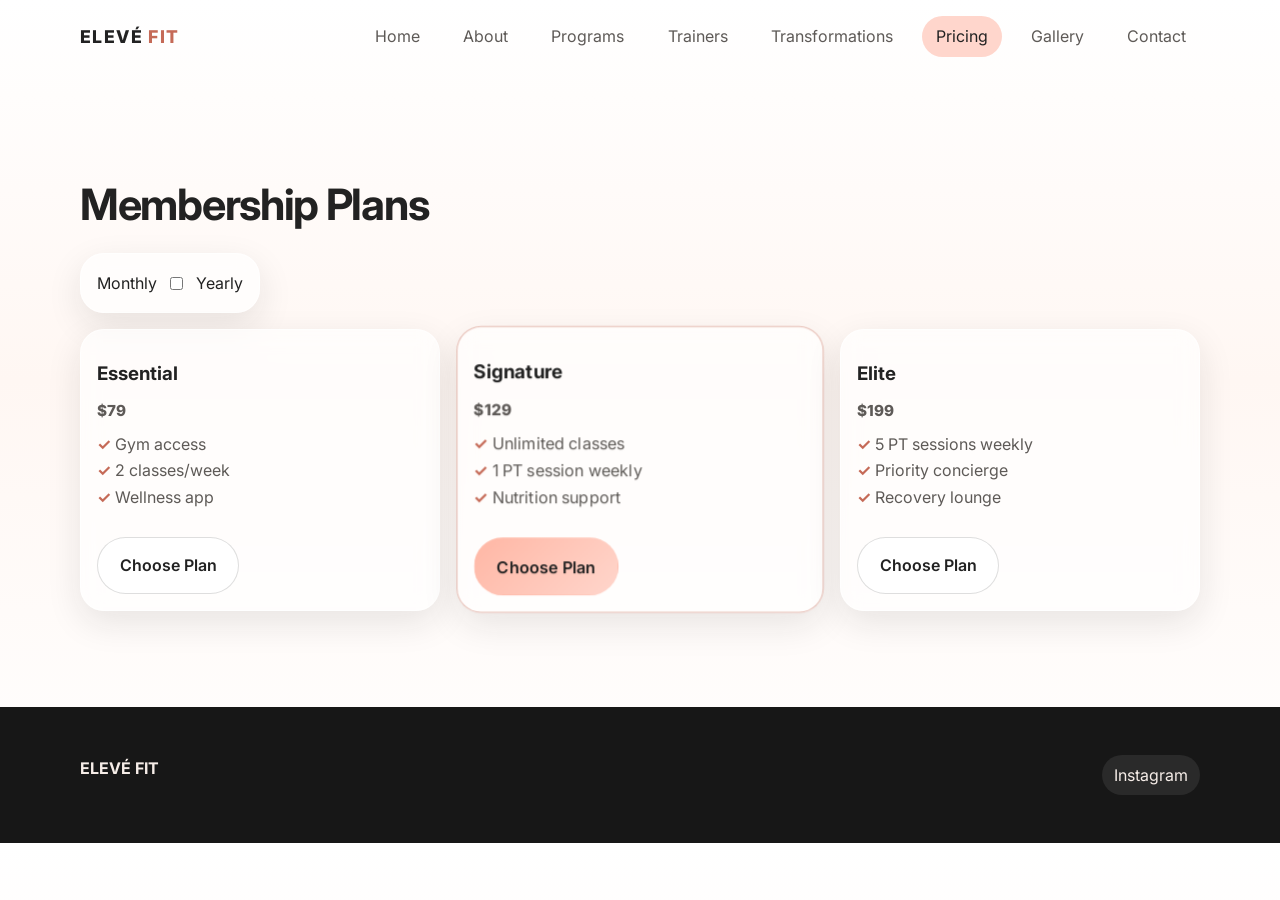
<file: pricing.html>
<!doctype html><html lang='en'><head><meta charset='UTF-8'><meta name='viewport' content='width=device-width,initial-scale=1'><meta name='description' content='Flexible premium gym membership pricing.'><title>Pricing | ELEVÉ FIT</title><link href='https://fonts.googleapis.com/css2?family=Inter:wght@300;400;600;700;800&display=swap' rel='stylesheet'><link rel='stylesheet' href='assets/css/styles.css'></head><body>
<div class='progress-bar'></div><header class='nav-wrap'><nav class='navbar container'><a class='logo' href='index.html'>ELEVÉ <span>FIT</span></a><div class='nav-links'><a href='index.html'>Home</a><a href='about.html'>About</a><a href='programs.html'>Programs</a><a href='trainers.html'>Trainers</a><a href='transformations.html'>Transformations</a><a class='active' href='pricing.html'>Pricing</a><a href='gallery.html'>Gallery</a><a href='contact.html'>Contact</a></div></nav></header>
<section class='section'><div class='container reveal'><h1 class='section-title'>Membership Plans</h1><label class='card' style='display:inline-flex;align-items:center;gap:.8rem;margin-bottom:1rem;'>Monthly <input id='billingToggle' type='checkbox'> Yearly</label><div class='grid cards-3'>
<div class='card'><h3>Essential</h3><p class='price' data-month='79' data-year='69'>$79</p><ul class='list'><li>Gym access</li><li>2 classes/week</li><li>Wellness app</li></ul><br><a href='contact.html' class='btn secondary'>Choose Plan</a></div>
<div class='card price-card popular'><h3>Signature</h3><p class='price' data-month='129' data-year='109'>$129</p><ul class='list'><li>Unlimited classes</li><li>1 PT session weekly</li><li>Nutrition support</li></ul><br><a href='contact.html' class='btn primary'>Choose Plan</a></div>
<div class='card'><h3>Elite</h3><p class='price' data-month='199' data-year='169'>$199</p><ul class='list'><li>5 PT sessions weekly</li><li>Priority concierge</li><li>Recovery lounge</li></ul><br><a href='contact.html' class='btn secondary'>Choose Plan</a></div>
</div></div></section>
<footer><div class='container footer-grid'><div><strong>ELEVÉ FIT</strong></div><div class='socials'><a href='#'>Instagram</a></div></div></footer><script src='assets/js/script.js'></script></body></html>
</file>
<file: assets/css/styles.css>
:root {
  --white: #ffffff;
  --peach: #ffb7a5;
  --peach-light: #ffd6cc;
  --beige: #f8ede3;
  --charcoal: #222222;
  --muted: #5e5a57;
  --glass: rgba(255, 255, 255, 0.65);
  --shadow-soft: 0 12px 35px rgba(34, 34, 34, 0.1);
  --shadow-hover: 0 20px 45px rgba(34, 34, 34, 0.16);
  --radius-lg: 24px;
  --radius-md: 16px;
  --transition: all 0.35s ease;
}

* { box-sizing: border-box; margin: 0; padding: 0; }
html { scroll-behavior: smooth; }
body {
  font-family: "Inter", "Poppins", system-ui, -apple-system, sans-serif;
  color: var(--charcoal);
  background: linear-gradient(180deg, #fff 0%, #fff7f3 45%, #fff 100%);
  line-height: 1.65;
}
img { max-width: 100%; display: block; border-radius: var(--radius-md); }
a { color: inherit; text-decoration: none; }

.progress-bar {
  position: fixed; inset: 0 auto auto 0; height: 4px; width: 0;
  background: linear-gradient(90deg, var(--peach), var(--peach-light));
  z-index: 9999;
}

.container { width: min(1120px, 92vw); margin: 0 auto; }
.section { padding: 6rem 0; position: relative; }
.section.alt { background: var(--beige); }
.section-title { font-size: clamp(1.8rem, 4vw, 2.7rem); margin-bottom: .8rem; letter-spacing: -.03em; }
.section-text { color: var(--muted); max-width: 680px; }

.floating-shape {
  position: absolute; border-radius: 50%; filter: blur(1px); pointer-events: none;
  background: radial-gradient(circle at 30% 30%, rgba(255, 183, 165, .55), rgba(255, 214, 204, .15));
  animation: float 6s ease-in-out infinite;
}
.floating-shape.s1 { width: 140px; height: 140px; top: 14%; left: 8%; }
.floating-shape.s2 { width: 100px; height: 100px; right: 10%; top: 55%; animation-delay: 2s; }

@keyframes float {
  0%,100%{ transform: translateY(0px);} 50% { transform: translateY(-18px);} }

header.nav-wrap {
  position: sticky; top: 0; z-index: 1200; transition: var(--transition);
  backdrop-filter: blur(0);
}
header.nav-wrap.scrolled {
  background: rgba(255, 255, 255, 0.8);
  backdrop-filter: blur(14px);
  box-shadow: 0 8px 30px rgba(0,0,0,0.06);
}
.navbar {
  display:flex; align-items:center; justify-content:space-between; padding: 1rem 0;
}
.logo { font-weight: 800; letter-spacing: .08em; font-size: 1.1rem; }
.logo span { color: #c56a57; }
.nav-links { display:flex; gap:1rem; flex-wrap:wrap; }
.nav-links a {
  padding: .45rem .85rem; border-radius: 999px; color: var(--muted);
}
.nav-links a:hover, .nav-links a.active {
  background: var(--peach-light);
  color: var(--charcoal);
}

.btn {
  display:inline-block; padding: .9rem 1.35rem; border-radius: 999px; font-weight: 600;
  transition: var(--transition); border: 1px solid transparent;
}
.btn.primary { background: linear-gradient(135deg, var(--peach), var(--peach-light)); }
.btn.secondary { border-color: rgba(34,34,34,.15); background: rgba(255,255,255,.7); }
.btn:hover { transform: translateY(-3px); box-shadow: var(--shadow-soft); }

.hero {
  min-height: 86vh; display:grid; place-items:center; position: relative;
  background-image: linear-gradient(120deg, rgba(248,237,227,0.6), rgba(255,183,165,0.45)),
    url('https://images.unsplash.com/photo-1534438327276-14e5300c3a48?auto=format&fit=crop&w=1600&q=80');
  background-size: cover; background-position: center;
}
.hero-content {
  background: rgba(255,255,255,.58); backdrop-filter: blur(10px); padding: 2rem;
  border-radius: var(--radius-lg); box-shadow: var(--shadow-soft); max-width: 760px;
}
.hero h1 { font-size: clamp(2.1rem, 5vw, 3.8rem); line-height: 1.12; margin-bottom: 1rem; }
.hero p { color: var(--muted); margin-bottom: 1.5rem; }
.btn-row { display:flex; gap:.8rem; flex-wrap:wrap; }

.marquee {
  overflow: hidden; white-space: nowrap; border-block: 1px solid rgba(34,34,34,.08);
  background: #fff;
}
.marquee-track {
  display: inline-block; padding: 1rem 0; animation: scroll 20s linear infinite;
}
.marquee span { margin-right: 2rem; font-weight: 600; color: #68463f; }
@keyframes scroll { from { transform: translateX(0);} to { transform: translateX(-50%);} }

.grid { display:grid; gap:1.25rem; }
.grid.cards-4 { grid-template-columns: repeat(auto-fit, minmax(220px, 1fr)); }
.grid.cards-3 { grid-template-columns: repeat(auto-fit, minmax(250px, 1fr)); }
.card {
  background: var(--glass); border: 1px solid rgba(255,255,255,.65); backdrop-filter: blur(10px);
  border-radius: var(--radius-lg); padding: 1rem; box-shadow: var(--shadow-soft);
  transition: var(--transition); transform-style: preserve-3d;
}
.card:hover { transform: translateY(-8px) rotateX(3deg) rotateY(-3deg); box-shadow: var(--shadow-hover); }
.card h3 { margin: .8rem 0 .3rem; }
.card p { color: var(--muted); font-size: .95rem; }

.preview-wrap { display:grid; grid-template-columns: 1.1fr 1fr; gap: 2rem; align-items: center; }

.split { display:grid; grid-template-columns: repeat(auto-fit, minmax(260px,1fr)); gap: 1.2rem; }

.before-after {
  position: relative; overflow: hidden; border-radius: var(--radius-lg); box-shadow: var(--shadow-soft);
}
.before-after img { border-radius: 0; }
.before-after .after-img {
  position:absolute; inset:0 auto 0 0; width:50%; overflow:hidden;
}
.before-after .slider { position:absolute; inset:auto 0 1rem 0; width:86%; margin:auto; }

.price-card.popular { border: 1px solid rgba(197,106,87,.45); transform: scale(1.02); }
.price { font-size: 2rem; font-weight: 800; margin: .5rem 0; }
.list { list-style: none; color: var(--muted); }
.list li::before { content: '✓ '; color: #c56a57; font-weight: 700; }

.gallery {
  columns: 3 220px; column-gap: 1rem;
}
.gallery img {
  width: 100%; margin-bottom: 1rem; transition: var(--transition); cursor: pointer;
}
.gallery img:hover { transform: scale(1.03); }

.form {
  display:grid; gap:.8rem;
}
input, textarea, select {
  border: 1px solid rgba(34,34,34,.14); border-radius: 14px; padding: .85rem .95rem; font: inherit;
  background: rgba(255,255,255,.8);
}

footer {
  padding: 3rem 0; background: #171717; color: #f6ede8;
}
.footer-grid { display:flex; justify-content: space-between; gap:1rem; flex-wrap: wrap; }
.socials { display:flex; gap:.8rem; }
.socials a { background:#2a2a2a; padding:.45rem .75rem; border-radius: 999px; }

.reveal { opacity:0; transform: translateY(20px); transition: .6s ease; }
.reveal.visible { opacity:1; transform: translateY(0); }

details {
  background: rgba(255,255,255,.7); border-radius: 14px; padding: .9rem 1rem;
}
summary { cursor:pointer; font-weight:600; }

.modal {
  position: fixed; inset: 0; background: rgba(0,0,0,.5); display:none; place-items:center; z-index:1300;
}
.modal.active { display:grid; }
.modal-content {
  width:min(560px, 92vw); background:#fff; padding:1.3rem; border-radius: 18px;
}

.whatsapp {
  position: fixed; right: 18px; bottom: 20px; z-index: 1400;
  background: #25D366; color:#fff; padding:.8rem .95rem; border-radius: 999px; box-shadow: var(--shadow-soft);
}

@media (max-width: 860px) {
  .preview-wrap { grid-template-columns: 1fr; }
  .nav-links { gap:.4rem; }
}
</file>
